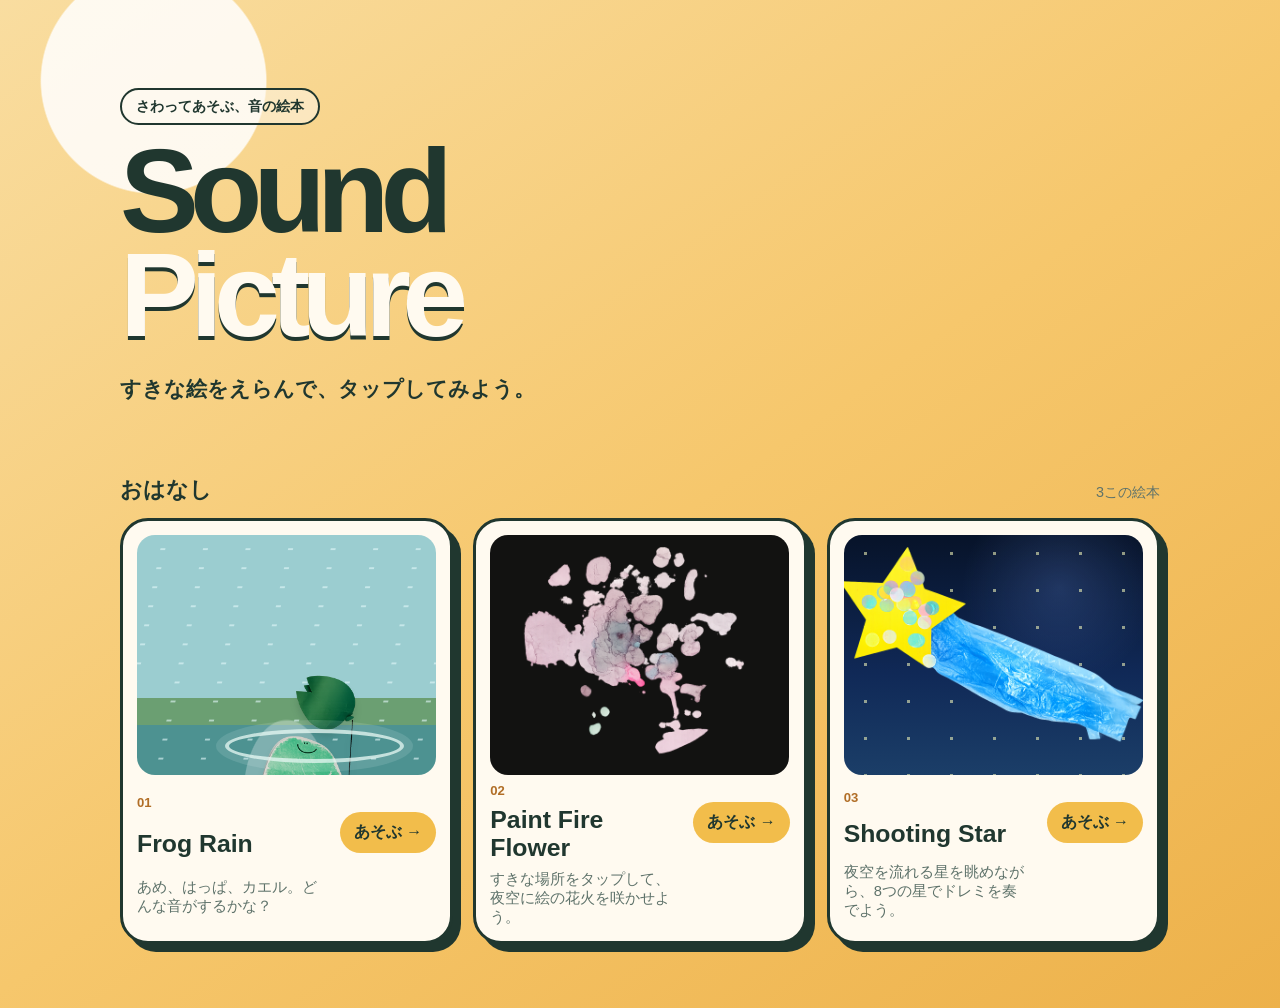
<file: index.html>
<!doctype html>
<html lang="ja">
<head>
  <meta charset="utf-8">
  <meta name="viewport" content="width=device-width, initial-scale=1">
  <meta name="theme-color" content="#f8d98b">
  <title>SoundPicture | さわってあそぶ、音の絵本</title>
  <link rel="stylesheet" href="./style.css?v=20260729-1">
</head>
<body>
  <main class="page">
    <header class="hero">
      <p class="eyebrow">さわってあそぶ、音の絵本</p>
      <h1>Sound<span>Picture</span></h1>
      <p class="lead">すきな絵をえらんで、タップしてみよう。</p>
    </header>

    <section aria-labelledby="works-title">
      <div class="section-heading">
        <h2 id="works-title">おはなし</h2>
        <span id="work-count" aria-live="polite"></span>
      </div>
      <div class="works" id="works"></div>
    </section>
  </main>

  <template id="work-card">
    <a class="work-card">
      <span class="work-card__picture" aria-hidden="true">
        <img class="work-card__image" alt="">
        <span class="work-card__rain"></span>
      </span>
      <span class="work-card__number"></span>
      <strong class="work-card__title"></strong>
      <span class="work-card__description"></span>
      <span class="work-card__action">あそぶ <span aria-hidden="true">→</span></span>
    </a>
  </template>

  <script src="./gallery.js?v=20260729-1"></script>
</body>
</html>
</file>
<file: style.css>
:root {
  color-scheme: light;
  --ink: #20372f;
  --muted: #5e726a;
  --paper: #fffaf0;
  --sun: #f2bd4b;
  --pond: #58a6a6;
  --leaf: #5f9362;
}

* {
  box-sizing: border-box;
}

body {
  margin: 0;
  min-height: 100vh;
  background:
    radial-gradient(circle at 12% 8%, rgba(255, 255, 255, .85) 0 7rem, transparent 7.1rem),
    linear-gradient(145deg, #f9dda0, #f6c76c 52%, #edb14a);
  color: var(--ink);
  font-family: "Hiragino Maru Gothic ProN", "Yu Gothic", sans-serif;
}

.page {
  width: min(1040px, calc(100% - 32px));
  margin: 0 auto;
  padding: clamp(36px, 8vw, 88px) 0 64px;
}

.hero {
  max-width: 760px;
  margin-bottom: clamp(42px, 8vw, 72px);
}

.eyebrow {
  width: fit-content;
  margin: 0 0 14px;
  padding: 7px 14px;
  border: 2px solid var(--ink);
  border-radius: 999px;
  background: rgba(255, 250, 240, .5);
  font-size: .9rem;
  font-weight: 700;
}

h1 {
  margin: 0;
  font-family: Arial Rounded MT Bold, "Hiragino Maru Gothic ProN", sans-serif;
  font-size: clamp(3.2rem, 11vw, 7.4rem);
  line-height: .88;
  letter-spacing: -.075em;
}

h1 span {
  display: block;
  color: #fffaf0;
  text-shadow: 0 4px 0 var(--ink);
}

.lead {
  margin: 28px 0 0;
  font-size: clamp(1rem, 2.6vw, 1.3rem);
  font-weight: 700;
}

.section-heading {
  display: flex;
  align-items: baseline;
  justify-content: space-between;
  margin-bottom: 14px;
}

h2 {
  margin: 0;
  font-size: 1.35rem;
}

#work-count {
  color: var(--muted);
  font-size: .9rem;
}

.works {
  display: grid;
  grid-template-columns: repeat(auto-fit, minmax(260px, 1fr));
  gap: 20px;
}

.work-card {
  display: grid;
  grid-template-columns: 1fr auto;
  gap: 8px 16px;
  padding: 14px;
  border: 3px solid var(--ink);
  border-radius: 28px;
  background: var(--paper);
  color: inherit;
  text-decoration: none;
  box-shadow: 8px 8px 0 var(--ink);
  transition: transform .18s ease, box-shadow .18s ease;
}

.work-card:hover,
.work-card:focus-visible {
  outline: none;
  transform: translate(3px, 3px);
  box-shadow: 5px 5px 0 var(--ink);
}

.work-card__picture {
  position: relative;
  container-type: size;
  grid-column: 1 / -1;
  height: 240px;
  overflow: hidden;
  border-radius: 18px;
  background:
    radial-gradient(ellipse at 50% 108%, rgba(255, 255, 255, .28) 0 20%, transparent 20.5%),
    linear-gradient(#9bcdd0 0 68%, #6b9f72 68% 79%, #4d9291 79%);
}

.work-card__picture::before {
  content: "";
  position: absolute;
  z-index: 1;
  inset: 0;
  background-image:
    radial-gradient(ellipse, rgba(226, 247, 249, .75) 0 2px, transparent 2.5px);
  background-position: 0 0;
  background-size: 38px 17px;
  transform: skewX(-12deg) scale(1.12);
  opacity: .82;
}

.work-card__image {
  position: absolute;
  z-index: 2;
  right: clamp(12px, 5vw, 54px);
  bottom: -48%;
  width: min(52%, 230px);
  height: auto;
  filter: drop-shadow(0 7px 3px rgba(27, 65, 54, .18));
}

.work-card__rain {
  position: absolute;
  z-index: 3;
  right: clamp(5px, 3vw, 32px);
  bottom: 12px;
  width: min(60%, 270px);
  height: 34px;
  border: 4px solid rgba(230, 248, 242, .78);
  border-radius: 50%;
  box-shadow: 0 0 0 9px rgba(230, 248, 242, .13);
}

.work-card--paint-fire-flower .work-card__picture {
  background: #121211;
}

.work-card--paint-fire-flower .work-card__picture::before,
.work-card--paint-fire-flower .work-card__rain {
  display: none;
}

.work-card--paint-fire-flower .work-card__image {
  inset: 0;
  width: 100%;
  height: 100%;
  object-fit: cover;
  filter: saturate(1.12) contrast(1.08);
}

.work-card--shooting-star .work-card__picture {
  background:
    radial-gradient(circle at 72% 22%, rgba(120, 161, 255, .2), transparent 34%),
    linear-gradient(#071329, #102957 58%, #1b3e68);
}

.work-card--shooting-star .work-card__picture::before {
  background-image:
    radial-gradient(circle, rgba(239, 243, 184, .9) 0 1.5px, transparent 2px);
  background-size: 43px 37px;
  transform: none;
  opacity: .65;
}

.work-card--shooting-star .work-card__rain {
  display: none;
}

.work-card--shooting-star .work-card__image {
  inset: 0;
  width: 100%;
  height: 100%;
  object-fit: cover;
  filter: saturate(1.08) contrast(1.04);
}

.work-card__number {
  color: #b16e27;
  font-size: .82rem;
  font-weight: 800;
}

.work-card__title {
  grid-column: 1;
  font-size: 1.55rem;
}

.work-card__description {
  grid-column: 1;
  color: var(--muted);
  font-size: .92rem;
}

.work-card__action {
  grid-column: 2;
  grid-row: 2 / 4;
  align-self: center;
  padding: 10px 14px;
  border-radius: 999px;
  background: var(--sun);
  font-weight: 800;
}

@media (max-width: 540px) {
  .page {
    width: min(100% - 24px, 1040px);
  }

  .work-card__picture {
    height: 210px;
  }
}
</file>
